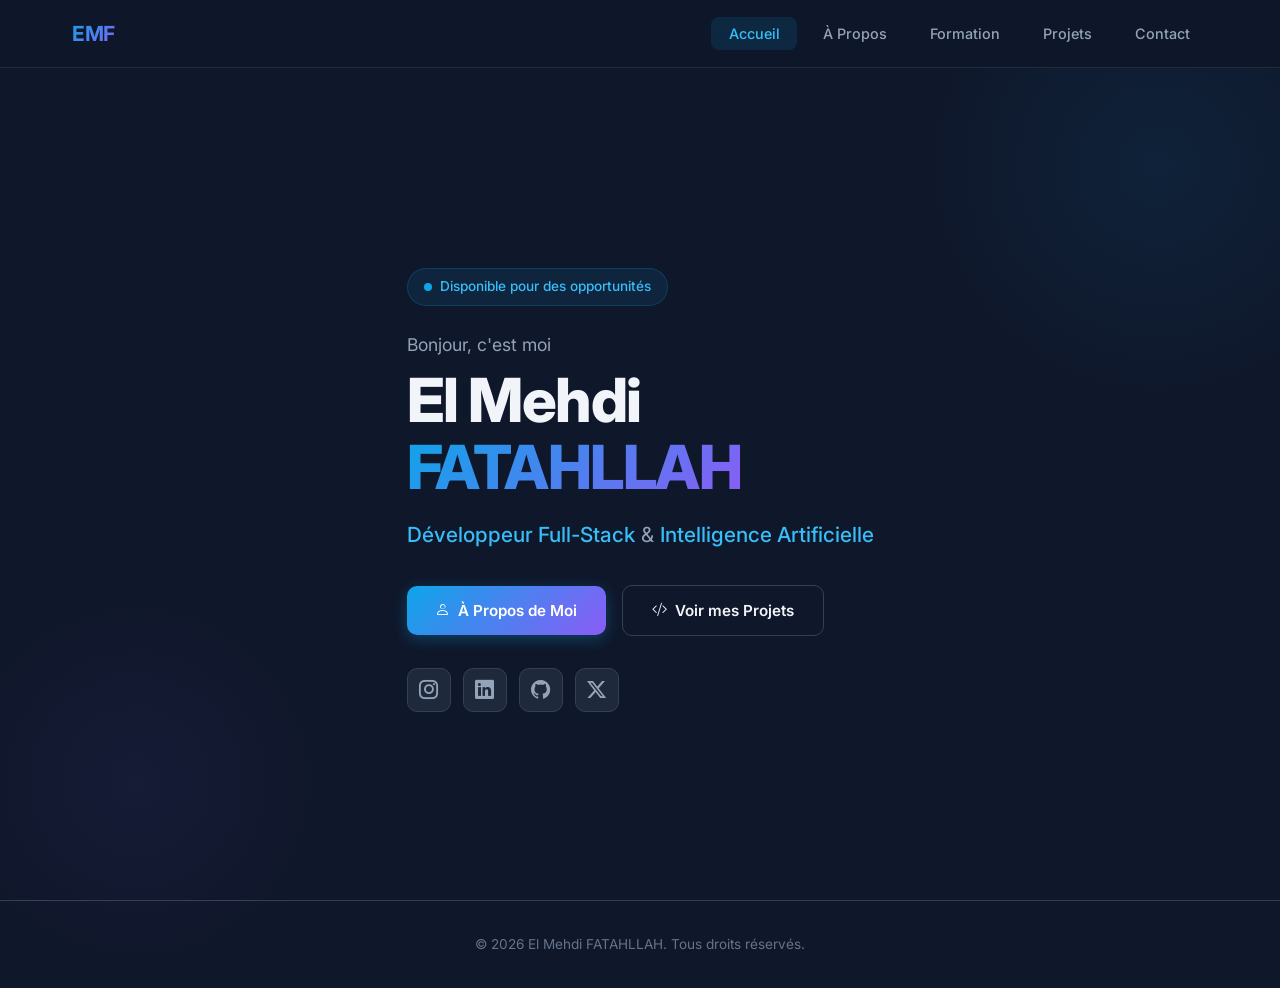
<file: index.html>
<!DOCTYPE html>
<html lang="fr">

<head>
    <meta charset="UTF-8">
    <meta name="viewport" content="width=device-width, initial-scale=1.0">
    <title>El Mehdi FATALLAH — Portfolio</title>
    <link href="https://fonts.googleapis.com/css2?family=Inter:wght@400;500;600;700;800&display=swap" rel="stylesheet">
    <link rel="stylesheet" href="https://cdn.jsdelivr.net/npm/bootstrap-icons@1.11.3/font/bootstrap-icons.css">
    <link rel="icon" type="image/png" href="favicon.png">
    <link rel="stylesheet" href="style.css">
</head>

<body>
    <!-- Navbar -->
    <nav class="navbar-custom">
        <div class="container" style="max-width:1200px;margin:0 auto;display:flex;align-items:center;justify-content:space-between;padding:0 2rem;">
            <a class="navbar-brand-custom" href="index.html">EMF<span style="opacity:0.5">.</span></a>
            <button class="nav-toggle" onclick="document.querySelector('.nav-links').classList.toggle('active')" aria-label="Menu">
                <i class="bi bi-list"></i>
            </button>
            <ul class="nav-links">
                <li><a href="index.html" class="active">Accueil</a></li>
                <li><a href="propos.html">À Propos</a></li>
                <li><a href="formation.html">Formation</a></li>
                <li><a href="projets.html">Projets</a></li>
                <li><a href="contact.html">Contact</a></li>
            </ul>
        </div>
    </nav>

    <!-- Hero -->
    <main class="main-content">
        <section class="hero">
            <div class="hero-content">
                <div class="hero-badge">Disponible pour des opportunités</div>
                <p class="hero-greeting">Bonjour, c'est moi</p>
                <h1 class="hero-name">
                    El Mehdi<br>
                    <span class="gradient-text">FATAHLLAH</span>
                </h1>
                <p class="hero-title">
                    <span>Développeur Full-Stack</span> & <span>Intelligence Artificielle</span>
                </p>

                <div class="hero-actions">
                    <a class="btn-primary-custom" href="propos.html">
                        <i class="bi bi-person"></i> À Propos de Moi
                    </a>
                    <a class="btn-outline-custom" href="projets.html">
                        <i class="bi bi-code-slash"></i> Voir mes Projets
                    </a>
                </div>

                <div class="social-links">
                    <a href="https://www.instagram.com/elmehdi__fathallah" target="_blank" class="social-link" title="Instagram">
                        <i class="bi bi-instagram"></i>
                    </a>
                    <a href="https://www.linkedin.com/in/el-mehdi-fatahllah-3b41842b9/" target="_blank" class="social-link" title="LinkedIn">
                        <i class="bi bi-linkedin"></i>
                    </a>
                    <a href="https://github.com/ElmehdiFATAHLLAH" target="_blank" class="social-link" title="GitHub">
                        <i class="bi bi-github"></i>
                    </a>
                    <a href="https://x.com/ElMehdiFTH" target="_blank" class="social-link" title="X (Twitter)">
                        <i class="bi bi-twitter-x"></i>
                    </a>
                </div>
            </div>
        </section>
    </main>

    <!-- Footer -->
    <footer class="footer-custom">
        <p>&copy; 2026 El Mehdi FATAHLLAH. Tous droits réservés.</p>
    </footer>
</body>

</html>
</file>
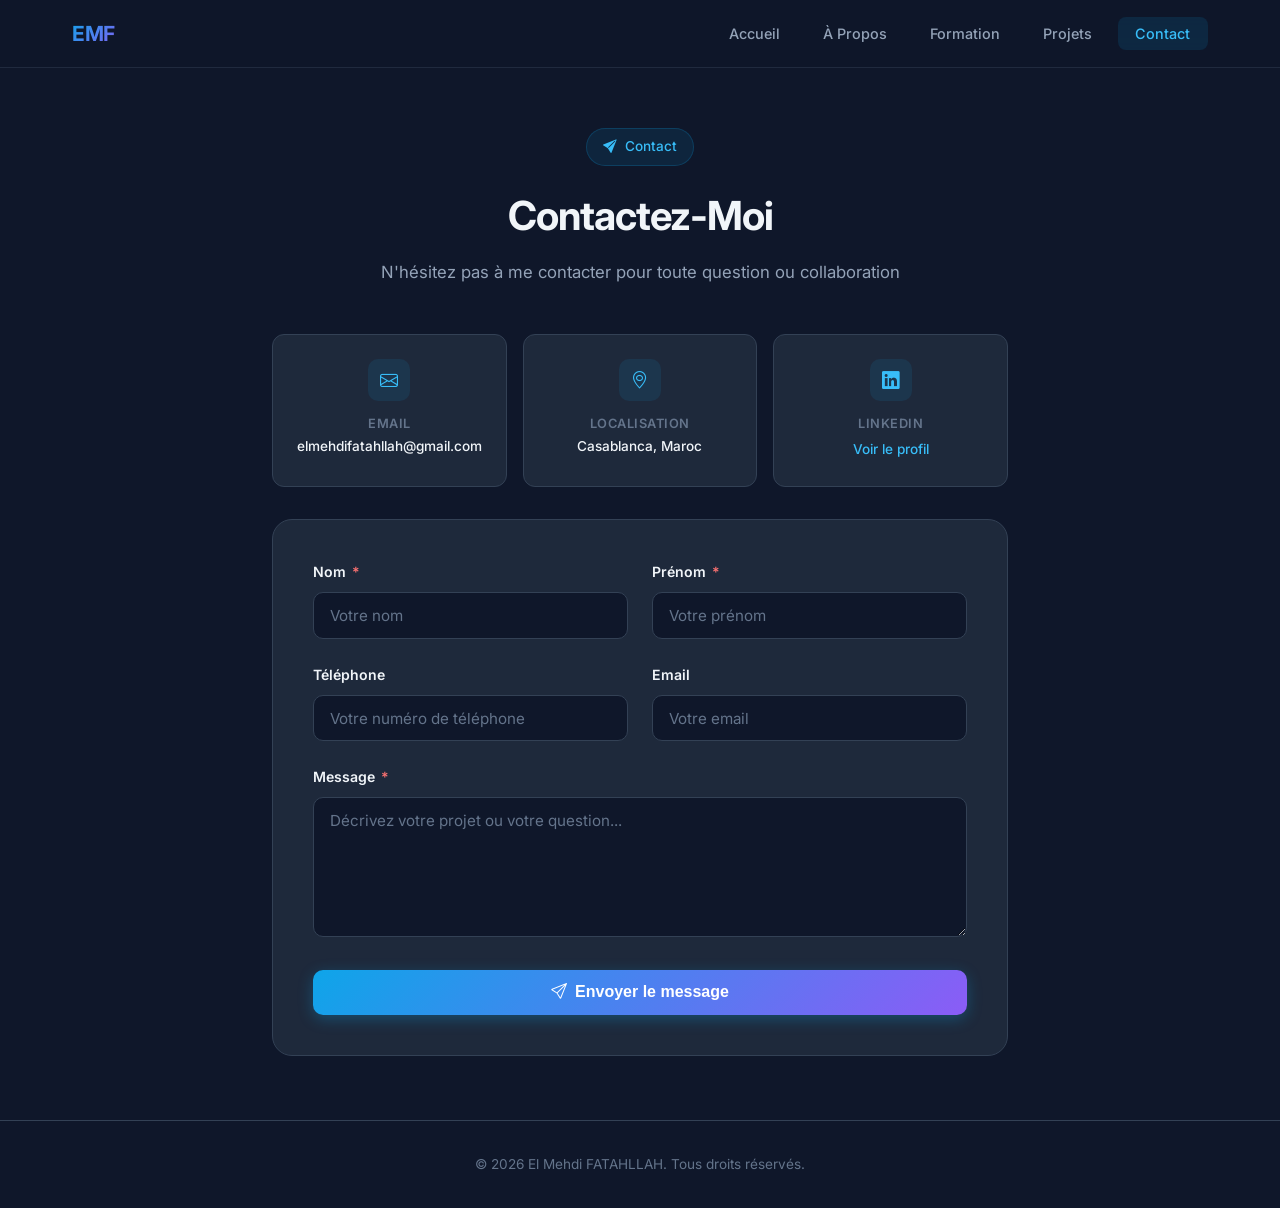
<file: contact.html>
<!DOCTYPE html>
<html lang="fr">

<head>
    <meta charset="UTF-8">
    <meta name="viewport" content="width=device-width, initial-scale=1.0">
    <title>Contact — El Mehdi FATAHLLAH</title>
    <link href="https://fonts.googleapis.com/css2?family=Inter:wght@400;500;600;700;800&display=swap" rel="stylesheet">
    <link rel="stylesheet" href="https://cdn.jsdelivr.net/npm/bootstrap-icons@1.11.3/font/bootstrap-icons.css">
    <link rel="icon" type="image/png" href="favicon.png">
    <link rel="stylesheet" href="style.css">
</head>

<body>
    <!-- Navbar -->
    <nav class="navbar-custom">
        <div class="container" style="max-width:1200px;margin:0 auto;display:flex;align-items:center;justify-content:space-between;padding:0 2rem;">
            <a class="navbar-brand-custom" href="index.html">EMF<span style="opacity:0.5">.</span></a>
            <button class="nav-toggle" onclick="document.querySelector('.nav-links').classList.toggle('active')" aria-label="Menu">
                <i class="bi bi-list"></i>
            </button>
            <ul class="nav-links">
                <li><a href="index.html">Accueil</a></li>
                <li><a href="propos.html">À Propos</a></li>
                <li><a href="formation.html">Formation</a></li>
                <li><a href="projets.html">Projets</a></li>
                <li><a href="contact.html" class="active">Contact</a></li>
            </ul>
        </div>
    </nav>

    <!-- Contact -->
    <main class="main-content">
        <section class="contact-section">
            <div class="section-header animate-in">
                <span class="section-tag"><i class="bi bi-send-fill"></i> Contact</span>
                <h1 class="section-title">Contactez-Moi</h1>
                <p class="section-subtitle">N'hésitez pas à me contacter pour toute question ou collaboration</p>
            </div>

            <!-- Contact Info Cards -->
            <div class="animate-in delay-1 contact-info-grid" style="display:grid;grid-template-columns:repeat(3,1fr);gap:1rem;margin-bottom:2rem;">
                <div class="card-custom" style="text-align:center;padding:1.5rem 1rem;">
                    <div class="info-icon" style="margin:0 auto 0.75rem;"><i class="bi bi-envelope"></i></div>
                    <div class="info-label">Email</div>
                    <div class="info-value" style="font-size:0.85rem;">elmehdifatahllah@gmail.com</div>
                </div>
                <div class="card-custom" style="text-align:center;padding:1.5rem 1rem;">
                    <div class="info-icon" style="margin:0 auto 0.75rem;"><i class="bi bi-geo-alt"></i></div>
                    <div class="info-label">Localisation</div>
                    <div class="info-value" style="font-size:0.85rem;">Casablanca, Maroc</div>
                </div>
                <div class="card-custom" style="text-align:center;padding:1.5rem 1rem;">
                    <div class="info-icon" style="margin:0 auto 0.75rem;"><i class="bi bi-linkedin"></i></div>
                    <div class="info-label">LinkedIn</div>
                    <a href="https://www.linkedin.com/in/el-mehdi-fatahllah-3b41842b9/" target="_blank" style="color:var(--primary-light);font-size:0.85rem;text-decoration:none;font-weight:500;">Voir le profil</a>
                </div>
            </div>

            <!-- Form -->
            <div class="form-card animate-in delay-2">
                <form action="https://formspree.io/f/xlderoee" method="POST">
                    <div class="form-row" style="display:grid;grid-template-columns:1fr 1fr;gap:1.5rem;">
                        <div class="form-group">
                            <label class="form-label-custom">Nom <span class="required">*</span></label>
                            <input type="text" name="nom" class="form-input" placeholder="Votre nom" required>
                        </div>
                        <div class="form-group">
                            <label class="form-label-custom">Prénom <span class="required">*</span></label>
                            <input type="text" name="prenom" class="form-input" placeholder="Votre prénom" required>
                        </div>
                    </div>

                    <div class="form-row" style="display:grid;grid-template-columns:1fr 1fr;gap:1.5rem;">
                        <div class="form-group">
                            <label class="form-label-custom">Téléphone</label>
                            <input type="tel" name="téléphone" class="form-input" placeholder="Votre numéro de téléphone">
                        </div>
                        <div class="form-group">
                            <label class="form-label-custom">Email</label>
                            <input type="email" name="email" class="form-input" placeholder="Votre email">
                        </div>
                    </div>

                    <div class="form-group">
                        <label class="form-label-custom">Message <span class="required">*</span></label>
                        <textarea name="description" rows="5" class="form-input" placeholder="Décrivez votre projet ou votre question..." required></textarea>
                    </div>

                    <button type="submit" class="btn-submit">
                        <i class="bi bi-send"></i> Envoyer le message
                    </button>
                </form>
            </div>
        </section>
    </main>

    <!-- Footer -->
    <footer class="footer-custom">
        <p>&copy; 2026 El Mehdi FATAHLLAH. Tous droits réservés.</p>
    </footer>
</body>

</html>
</file>
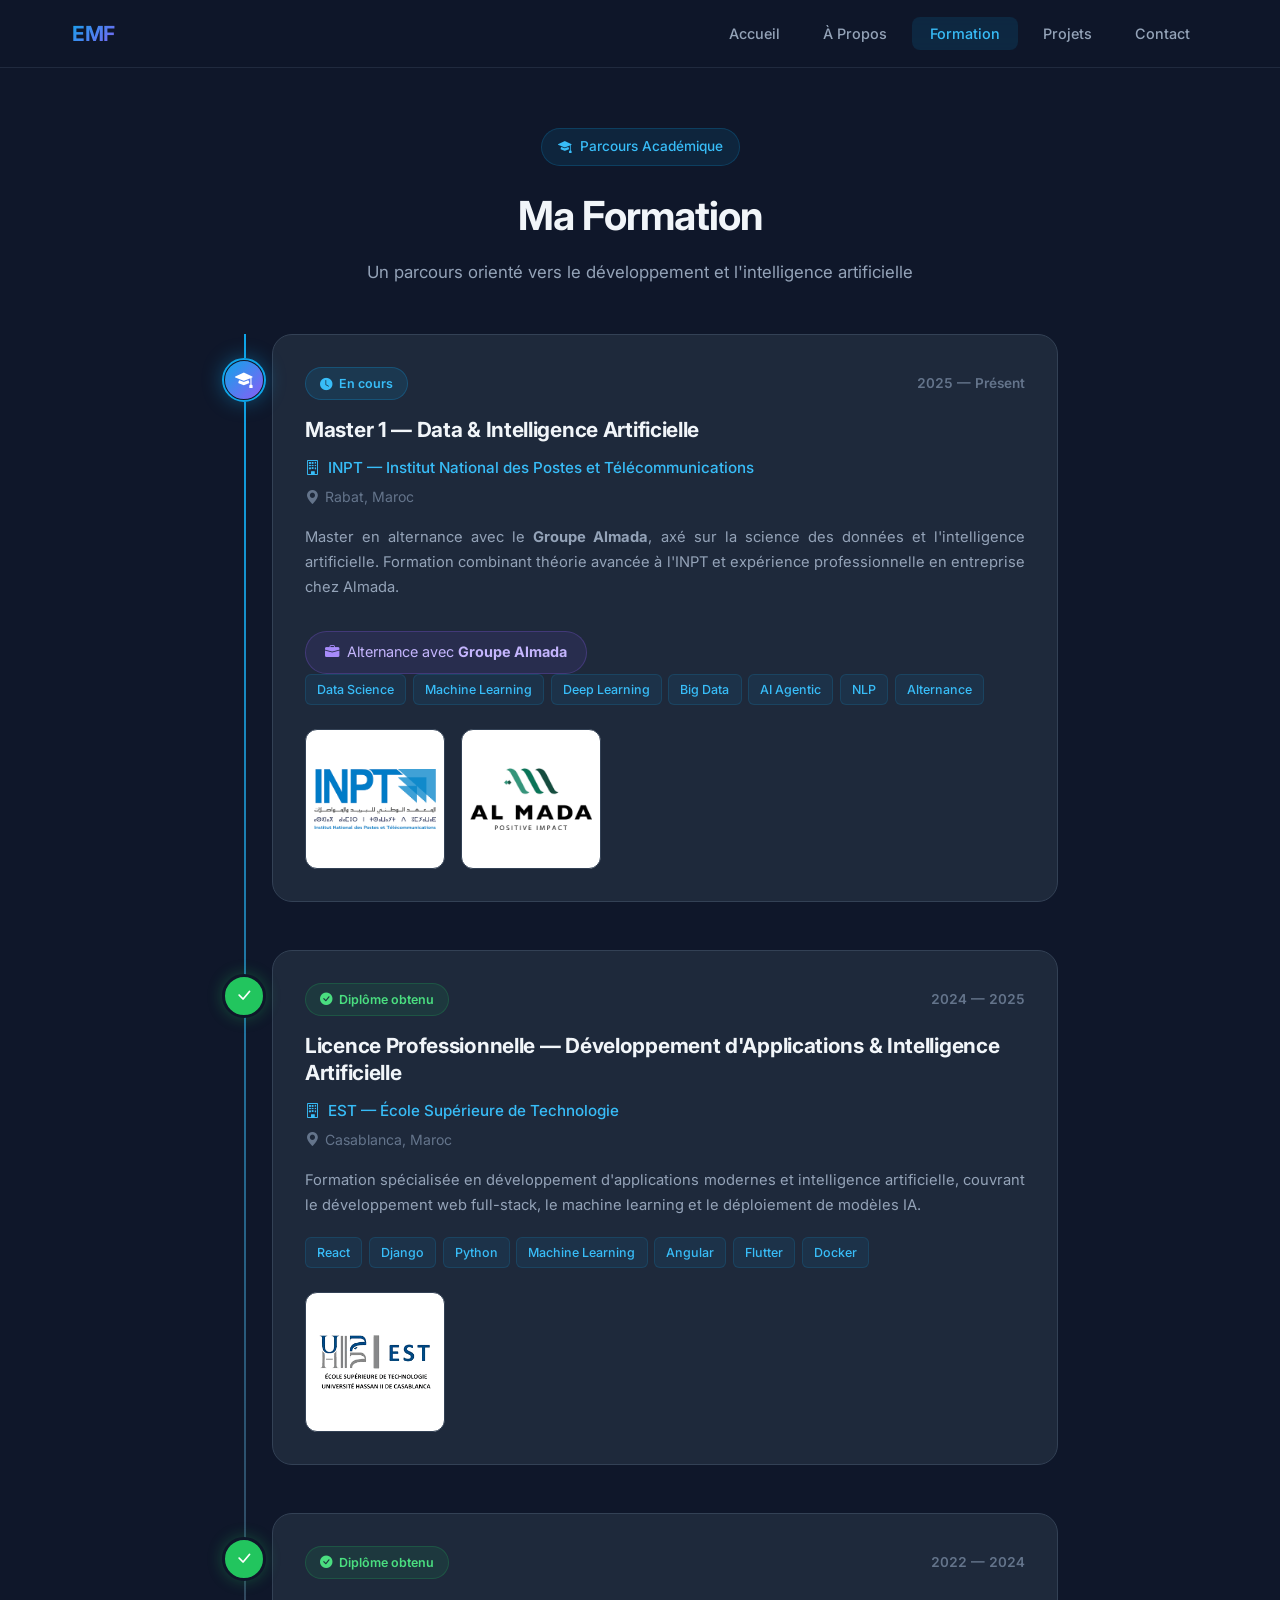
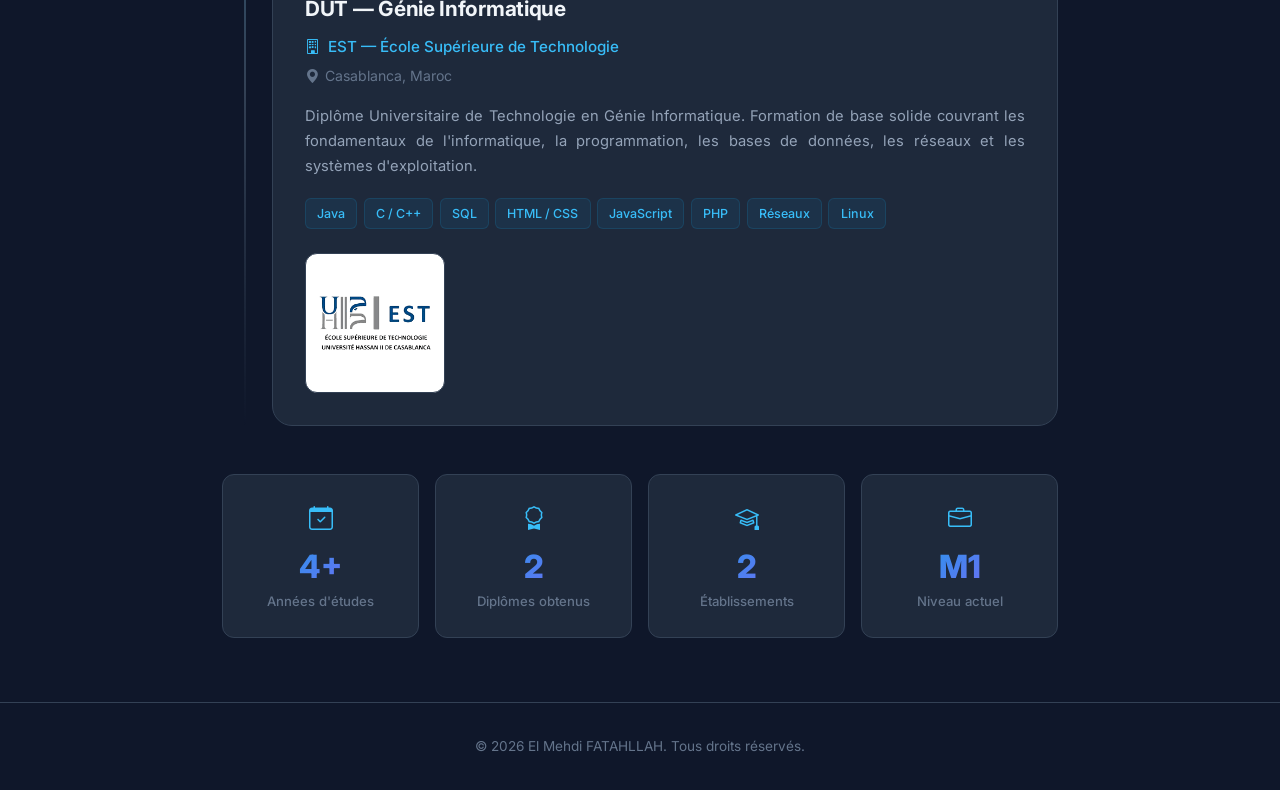
<file: formation.html>
<!DOCTYPE html>
<html lang="fr">

<head>
    <meta charset="UTF-8">
    <meta name="viewport" content="width=device-width, initial-scale=1.0">
    <title>Formation — El Mehdi FATAHLLAH</title>
    <link href="https://fonts.googleapis.com/css2?family=Inter:wght@400;500;600;700;800&display=swap" rel="stylesheet">
    <link rel="stylesheet" href="https://cdn.jsdelivr.net/npm/bootstrap-icons@1.11.3/font/bootstrap-icons.css">
    <link rel="icon" type="image/png" href="favicon.png">
    <link rel="stylesheet" href="style.css">
</head>

<body>
    <!-- Navbar -->
    <nav class="navbar-custom">
        <div class="container" style="max-width:1200px;margin:0 auto;display:flex;align-items:center;justify-content:space-between;padding:0 2rem;">
            <a class="navbar-brand-custom" href="index.html">EMF<span style="opacity:0.5">.</span></a>
            <button class="nav-toggle" onclick="document.querySelector('.nav-links').classList.toggle('active')" aria-label="Menu">
                <i class="bi bi-list"></i>
            </button>
            <ul class="nav-links">
                <li><a href="index.html">Accueil</a></li>
                <li><a href="propos.html">À Propos</a></li>
                <li><a href="formation.html" class="active">Formation</a></li>
                <li><a href="projets.html">Projets</a></li>
                <li><a href="contact.html">Contact</a></li>
            </ul>
        </div>
    </nav>

    <!-- Formation -->
    <main class="main-content">
        <section class="formation-section">
            <div class="section-header animate-in">
                <span class="section-tag"><i class="bi bi-mortarboard-fill"></i> Parcours Académique</span>
                <h1 class="section-title">Ma Formation</h1>
                <p class="section-subtitle">Un parcours orienté vers le développement et l'intelligence artificielle</p>
            </div>

            <!-- Timeline -->
            <div class="timeline">

                <!-- Formation 3 : Master (current) -->
                <div class="timeline-item animate-in delay-1">
                    <div class="timeline-marker current">
                        <div class="timeline-pulse"></div>
                        <i class="bi bi-mortarboard-fill"></i>
                    </div>
                    <div class="timeline-content">
                        <div class="timeline-card">
                            <div class="timeline-badge-row">
                                <span class="timeline-badge current-badge">
                                    <i class="bi bi-clock-fill"></i> En cours
                                </span>
                                <span class="timeline-date">2025 — Présent</span>
                            </div>
                            <h2 class="timeline-title">Master 1 — Data & Intelligence Artificielle</h2>
                            <p class="timeline-subtitle">
                                <i class="bi bi-building"></i> INPT — Institut National des Postes et Télécommunications
                            </p>
                            <p class="timeline-location">
                                <i class="bi bi-geo-alt-fill"></i> Rabat, Maroc
                            </p>
                            <div class="timeline-desc">
                                <p>Master en alternance avec le <strong>Groupe Almada</strong>, axé sur la science des données et l'intelligence artificielle. Formation combinant théorie avancée à l'INPT et expérience professionnelle en entreprise chez Almada.</p>
                            </div>
                            <div class="alternance-info">
                                <i class="bi bi-briefcase-fill"></i>
                                <span>Alternance avec <strong>Groupe Almada</strong></span>
                            </div>
                            <div class="timeline-tags">
                                <span class="tech-badge">Data Science</span>
                                <span class="tech-badge">Machine Learning</span>
                                <span class="tech-badge">Deep Learning</span>
                                <span class="tech-badge">Big Data</span>
                                <span class="tech-badge">AI Agentic</span>
                                <span class="tech-badge">NLP</span>
                                <span class="tech-badge">Alternance</span>
                            </div>
                            <div class="timeline-image">
                                <div class="school-logo-card">
                                    <img src="inpt.png" alt="INPT — Institut National des Postes et Télécommunications, Rabat" class="school-logo-img">
                                </div>
                                <div class="school-logo-card">
                                    <img src="almada.png" alt="Groupe Almada — Entreprise d'alternance" class="school-logo-img">
                                </div>
                            </div>
                        </div>
                    </div>
                </div>

                <!-- Formation 2 : Licence -->
                <div class="timeline-item animate-in delay-2">
                    <div class="timeline-marker completed">
                        <i class="bi bi-check-lg"></i>
                    </div>
                    <div class="timeline-content">
                        <div class="timeline-card">
                            <div class="timeline-badge-row">
                                <span class="timeline-badge completed-badge">
                                    <i class="bi bi-check-circle-fill"></i> Diplôme obtenu
                                </span>
                                <span class="timeline-date">2024 — 2025</span>
                            </div>
                            <h2 class="timeline-title">Licence Professionnelle — Développement d'Applications & Intelligence Artificielle</h2>
                            <p class="timeline-subtitle">
                                <i class="bi bi-building"></i> EST — École Supérieure de Technologie
                            </p>
                            <p class="timeline-location">
                                <i class="bi bi-geo-alt-fill"></i> Casablanca, Maroc
                            </p>
                            <div class="timeline-desc">
                                <p>Formation spécialisée en développement d'applications modernes et intelligence artificielle, couvrant le développement web full-stack, le machine learning et le déploiement de modèles IA.</p>
                            </div>
                            <div class="timeline-tags">
                                <span class="tech-badge">React</span>
                                <span class="tech-badge">Django</span>
                                <span class="tech-badge">Python</span>
                                <span class="tech-badge">Machine Learning</span>
                                <span class="tech-badge">Angular</span>
                                <span class="tech-badge">Flutter</span>
                                <span class="tech-badge">Docker</span>
                            </div>
                            <div class="timeline-image">
                                <div class="school-logo-card">
                                    <img src="estc.png" alt="EST — École Supérieure de Technologie, Casablanca" class="school-logo-img">
                                </div>
                            </div>
                        </div>
                    </div>
                </div>

                <!-- Formation 1 : DUT -->
                <div class="timeline-item animate-in delay-3">
                    <div class="timeline-marker completed">
                        <i class="bi bi-check-lg"></i>
                    </div>
                    <div class="timeline-content">
                        <div class="timeline-card">
                            <div class="timeline-badge-row">
                                <span class="timeline-badge completed-badge">
                                    <i class="bi bi-check-circle-fill"></i> Diplôme obtenu
                                </span>
                                <span class="timeline-date">2022 — 2024</span>
                            </div>
                            <h2 class="timeline-title">DUT — Génie Informatique</h2>
                            <p class="timeline-subtitle">
                                <i class="bi bi-building"></i> EST — École Supérieure de Technologie
                            </p>
                            <p class="timeline-location">
                                <i class="bi bi-geo-alt-fill"></i> Casablanca, Maroc
                            </p>
                            <div class="timeline-desc">
                                <p>Diplôme Universitaire de Technologie en Génie Informatique. Formation de base solide couvrant les fondamentaux de l'informatique, la programmation, les bases de données, les réseaux et les systèmes d'exploitation.</p>
                            </div>
                            <div class="timeline-tags">
                                <span class="tech-badge">Java</span>
                                <span class="tech-badge">C / C++</span>
                                <span class="tech-badge">SQL</span>
                                <span class="tech-badge">HTML / CSS</span>
                                <span class="tech-badge">JavaScript</span>
                                <span class="tech-badge">PHP</span>
                                <span class="tech-badge">Réseaux</span>
                                <span class="tech-badge">Linux</span>
                            </div>
                            <div class="timeline-image">
                                <div class="school-logo-card">
                                    <img src="estc.png" alt="EST — École Supérieure de Technologie, Casablanca" class="school-logo-img">
                                </div>
                            </div>
                        </div>
                    </div>
                </div>

            </div>

            <!-- Summary Stats -->
            <div class="formation-stats animate-in delay-4">
                <div class="stat-card">
                    <div class="stat-icon"><i class="bi bi-calendar-check"></i></div>
                    <div class="stat-number">4+</div>
                    <div class="stat-label">Années d'études</div>
                </div>
                <div class="stat-card">
                    <div class="stat-icon"><i class="bi bi-award"></i></div>
                    <div class="stat-number">2</div>
                    <div class="stat-label">Diplômes obtenus</div>
                </div>
                <div class="stat-card">
                    <div class="stat-icon"><i class="bi bi-mortarboard"></i></div>
                    <div class="stat-number">2</div>
                    <div class="stat-label">Établissements</div>
                </div>
                <div class="stat-card">
                    <div class="stat-icon"><i class="bi bi-briefcase"></i></div>
                    <div class="stat-number">M1</div>
                    <div class="stat-label">Niveau actuel</div>
                </div>
            </div>

        </section>
    </main>

    <!-- Footer -->
    <footer class="footer-custom">
        <p>&copy; 2026 El Mehdi FATAHLLAH. Tous droits réservés.</p>
    </footer>
</body>

</html>
</file>
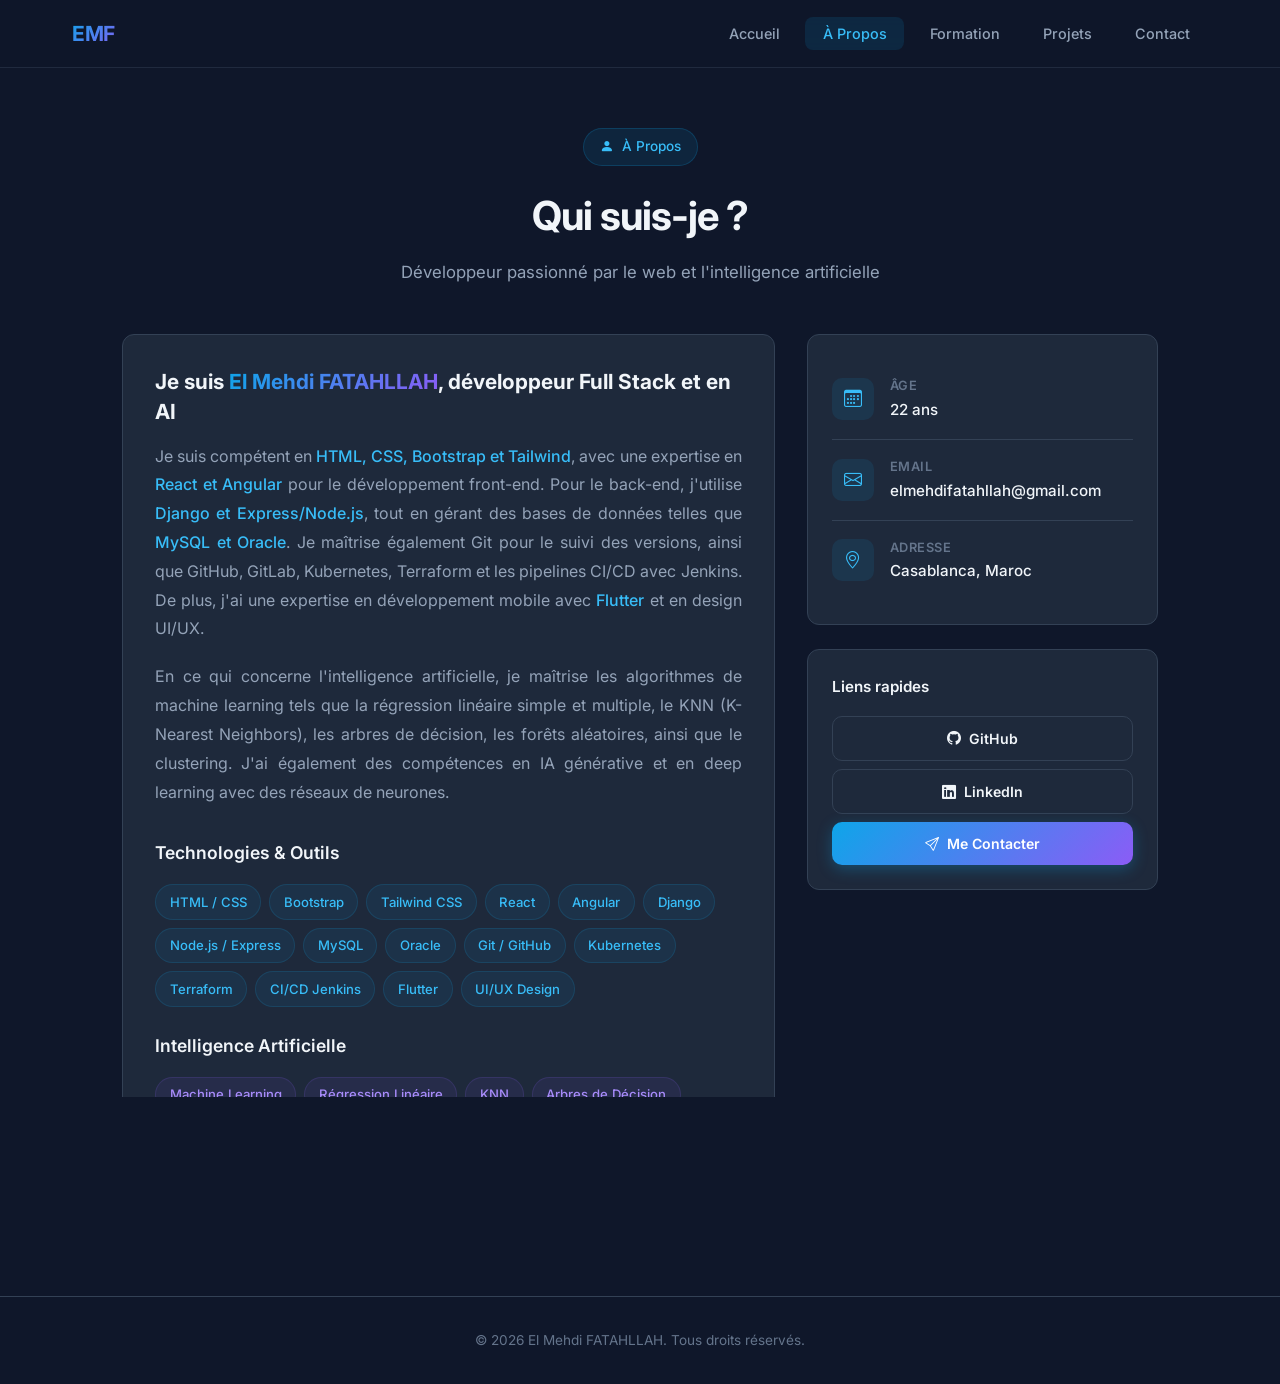
<file: propos.html>
<!DOCTYPE html>
<html lang="fr">

<head>
    <meta charset="UTF-8">
    <meta name="viewport" content="width=device-width, initial-scale=1.0">
    <title>À Propos — El Mehdi FATAHLLAH</title>
    <link href="https://fonts.googleapis.com/css2?family=Inter:wght@400;500;600;700;800&display=swap" rel="stylesheet">
    <link rel="stylesheet" href="https://cdn.jsdelivr.net/npm/bootstrap-icons@1.11.3/font/bootstrap-icons.css">
    <link rel="icon" type="image/png" href="favicon.png">
    <link rel="stylesheet" href="style.css">
</head>

<body>
    <!-- Navbar -->
    <nav class="navbar-custom">
        <div class="container" style="max-width:1200px;margin:0 auto;display:flex;align-items:center;justify-content:space-between;padding:0 2rem;">
            <a class="navbar-brand-custom" href="index.html">EMF<span style="opacity:0.5">.</span></a>
            <button class="nav-toggle" onclick="document.querySelector('.nav-links').classList.toggle('active')" aria-label="Menu">
                <i class="bi bi-list"></i>
            </button>
            <ul class="nav-links">
                <li><a href="index.html">Accueil</a></li>
                <li><a href="propos.html" class="active">À Propos</a></li>
                <li><a href="formation.html">Formation</a></li>
                <li><a href="projets.html">Projets</a></li>
                <li><a href="contact.html">Contact</a></li>
            </ul>
        </div>
    </nav>

    <!-- About -->
    <main class="main-content">
        <section class="about-section">
            <div class="section-header animate-in">
                <span class="section-tag"><i class="bi bi-person-fill"></i> À Propos</span>
                <h1 class="section-title">Qui suis-je ?</h1>
                <p class="section-subtitle">Développeur passionné par le web et l'intelligence artificielle</p>
            </div>

            <div class="about-grid">
                <!-- Left: Description -->
                <div class="animate-in delay-1">
                    <div class="card-custom">
                        <h3 style="font-size:1.3rem;font-weight:700;margin-bottom:1rem;line-height:1.4;">
                            Je suis <span style="background:var(--gradient-1);-webkit-background-clip:text;-webkit-text-fill-color:transparent;background-clip:text;">El Mehdi FATAHLLAH</span>, développeur Full Stack et en AI
                        </h3>
                        <div class="about-text">
                            <p>
                                Je suis compétent en <span class="highlight">HTML, CSS, Bootstrap et Tailwind</span>, avec une expertise en 
                                <span class="highlight">React et Angular</span> pour le développement front-end. Pour le back-end, j'utilise 
                                <span class="highlight">Django et Express/Node.js</span>, tout en gérant des bases de données telles que 
                                <span class="highlight">MySQL et Oracle</span>. Je maîtrise également Git pour le suivi des versions, ainsi que 
                                GitHub, GitLab, Kubernetes, Terraform et les pipelines CI/CD avec Jenkins. De plus, j'ai une expertise en 
                                développement mobile avec <span class="highlight">Flutter</span> et en design UI/UX.
                            </p>
                            <p>
                                En ce qui concerne l'intelligence artificielle, je maîtrise les algorithmes de machine learning tels que la 
                                régression linéaire simple et multiple, le KNN (K-Nearest Neighbors), les arbres de décision, les forêts 
                                aléatoires, ainsi que le clustering. J'ai également des compétences en IA générative et en deep learning 
                                avec des réseaux de neurones.
                            </p>
                        </div>

                        <!-- Skills -->
                        <div class="skills-section">
                            <p class="skills-title">Technologies & Outils</p>
                            <div class="skills-grid">
                                <span class="skill-tag">HTML / CSS</span>
                                <span class="skill-tag">Bootstrap</span>
                                <span class="skill-tag">Tailwind CSS</span>
                                <span class="skill-tag">React</span>
                                <span class="skill-tag">Angular</span>
                                <span class="skill-tag">Django</span>
                                <span class="skill-tag">Node.js / Express</span>
                                <span class="skill-tag">MySQL</span>
                                <span class="skill-tag">Oracle</span>
                                <span class="skill-tag">Git / GitHub</span>
                                <span class="skill-tag">Kubernetes</span>
                                <span class="skill-tag">Terraform</span>
                                <span class="skill-tag">CI/CD Jenkins</span>
                                <span class="skill-tag">Flutter</span>
                                <span class="skill-tag">UI/UX Design</span>
                            </div>
                        </div>

                        <div class="skills-section" style="margin-top:1.5rem;">
                            <p class="skills-title">Intelligence Artificielle</p>
                            <div class="skills-grid">
                                <span class="skill-tag ai">Machine Learning</span>
                                <span class="skill-tag ai">Régression Linéaire</span>
                                <span class="skill-tag ai">KNN</span>
                                <span class="skill-tag ai">Arbres de Décision</span>
                                <span class="skill-tag ai">Random Forest</span>
                                <span class="skill-tag ai">Clustering</span>
                                <span class="skill-tag ai">Deep Learning</span>
                                <span class="skill-tag ai">IA Générative</span>
                                <span class="skill-tag ai">AI Agentic</span>
                                <span class="skill-tag ai">Agents AI</span>
                            </div>
                        </div>
                    </div>
                </div>

                <!-- Right: Info -->
                <div class="animate-in delay-2">
                    <div class="info-card">
                        <div class="info-item">
                            <div class="info-icon"><i class="bi bi-calendar3"></i></div>
                            <div>
                                <div class="info-label">Âge</div>
                                <div class="info-value">22 ans</div>
                            </div>
                        </div>
                        <div class="info-item">
                            <div class="info-icon"><i class="bi bi-envelope"></i></div>
                            <div>
                                <div class="info-label">Email</div>
                                <div class="info-value">elmehdifatahllah@gmail.com</div>
                            </div>
                        </div>
                        <div class="info-item">
                            <div class="info-icon"><i class="bi bi-geo-alt"></i></div>
                            <div>
                                <div class="info-label">Adresse</div>
                                <div class="info-value">Casablanca, Maroc</div>
                            </div>
                        </div>
                    </div>

                    <!-- Quick Links -->
                    <div class="info-card" style="margin-top:1.5rem;">
                        <p style="font-weight:600;margin-bottom:1rem;font-size:0.95rem;">Liens rapides</p>
                        <div style="display:flex;flex-direction:column;gap:0.5rem;">
                            <a href="https://github.com/ElmehdiFATAHLLAH" target="_blank" class="btn-outline-custom" style="width:100%;justify-content:center;padding:0.6rem 1rem;font-size:0.88rem;">
                                <i class="bi bi-github"></i> GitHub
                            </a>
                            <a href="https://www.linkedin.com/in/el-mehdi-fatahllah-3b41842b9/" target="_blank" class="btn-outline-custom" style="width:100%;justify-content:center;padding:0.6rem 1rem;font-size:0.88rem;">
                                <i class="bi bi-linkedin"></i> LinkedIn
                            </a>
                            <a href="contact.html" class="btn-primary-custom" style="width:100%;justify-content:center;padding:0.6rem 1rem;font-size:0.88rem;">
                                <i class="bi bi-send"></i> Me Contacter
                            </a>
                        </div>
                    </div>
                </div>
            </div>
        </section>
    </main>

    <!-- Footer -->
    <footer class="footer-custom">
        <p>&copy; 2026 El Mehdi FATAHLLAH. Tous droits réservés.</p>
    </footer>
</body>

</html>
</file>
<file: style.css>
/* ===== VARIABLES & BASE ===== */
:root {
    --primary: #0ea5e9;
    --primary-light: #38bdf8;
    --primary-dark: #0284c7;
    --bg-dark: #0f172a;
    --bg-card: #1e293b;
    --bg-card-hover: #334155;
    --text-primary: #f1f5f9;
    --text-secondary: #94a3b8;
    --text-muted: #64748b;
    --border: #334155;
    --gradient-1: linear-gradient(135deg, #0ea5e9, #8b5cf6);
    --gradient-2: linear-gradient(135deg, #0f172a, #1e293b);
    --shadow: 0 4px 6px -1px rgba(0, 0, 0, 0.3), 0 2px 4px -2px rgba(0, 0, 0, 0.3);
    --shadow-lg: 0 10px 25px -3px rgba(0, 0, 0, 0.4), 0 4px 6px -4px rgba(0, 0, 0, 0.3);
    --shadow-glow: 0 0 30px rgba(14, 165, 233, 0.15);
    --radius: 12px;
    --radius-lg: 20px;
    --transition: all 0.3s cubic-bezier(0.4, 0, 0.2, 1);
}

/* ===== RESET & BASE ===== */
*, *::before, *::after {
    margin: 0;
    padding: 0;
    box-sizing: border-box;
}

html {
    scroll-behavior: smooth;
}

body {
    font-family: 'Inter', -apple-system, BlinkMacSystemFont, 'Segoe UI', sans-serif;
    background-color: var(--bg-dark);
    color: var(--text-primary);
    line-height: 1.7;
    overflow-x: hidden;
    min-height: 100vh;
    display: flex;
    flex-direction: column;
}

/* ===== SCROLLBAR ===== */
::-webkit-scrollbar {
    width: 8px;
}
::-webkit-scrollbar-track {
    background: var(--bg-dark);
}
::-webkit-scrollbar-thumb {
    background: var(--border);
    border-radius: 4px;
}
::-webkit-scrollbar-thumb:hover {
    background: var(--text-muted);
}

/* ===== NAVBAR ===== */
.navbar-custom {
    background: rgba(15, 23, 42, 0.85);
    backdrop-filter: blur(20px);
    -webkit-backdrop-filter: blur(20px);
    border-bottom: 1px solid rgba(51, 65, 85, 0.5);
    padding: 1rem 0;
    position: fixed;
    top: 0;
    left: 0;
    right: 0;
    z-index: 1000;
    transition: var(--transition);
}

.navbar-custom .container {
    max-width: 1200px;
}

.navbar-brand-custom {
    font-size: 1.3rem;
    font-weight: 700;
    background: var(--gradient-1);
    -webkit-background-clip: text;
    -webkit-text-fill-color: transparent;
    background-clip: text;
    letter-spacing: -0.5px;
    text-decoration: none;
    transition: var(--transition);
}

.navbar-brand-custom:hover {
    opacity: 0.8;
}

.nav-links {
    display: flex;
    align-items: center;
    gap: 0.5rem;
    list-style: none;
    margin: 0;
    padding: 0;
}

.nav-links a {
    color: var(--text-secondary);
    text-decoration: none;
    padding: 0.5rem 1.1rem;
    border-radius: 8px;
    font-size: 0.9rem;
    font-weight: 500;
    transition: var(--transition);
    position: relative;
}

.nav-links a:hover {
    color: var(--text-primary);
    background: rgba(14, 165, 233, 0.1);
}

.nav-links a.active {
    color: var(--primary-light);
    background: rgba(14, 165, 233, 0.12);
}

/* Mobile nav toggle */
.nav-toggle {
    display: none;
    background: none;
    border: 1px solid var(--border);
    color: var(--text-primary);
    font-size: 1.5rem;
    padding: 0.4rem 0.7rem;
    border-radius: 8px;
    cursor: pointer;
    transition: var(--transition);
}

.nav-toggle:hover {
    background: var(--bg-card);
}

/* ===== MAIN CONTENT ===== */
.main-content {
    flex: 1;
    padding-top: 80px;
}

/* ===== HERO SECTION ===== */
.hero {
    min-height: calc(100vh - 80px);
    display: flex;
    align-items: center;
    justify-content: center;
    padding: 2rem;
    position: relative;
}

.hero::before {
    content: '';
    position: absolute;
    top: -20%;
    right: -10%;
    width: 500px;
    height: 500px;
    background: radial-gradient(circle, rgba(14, 165, 233, 0.08) 0%, transparent 70%);
    border-radius: 50%;
    pointer-events: none;
}

.hero::after {
    content: '';
    position: absolute;
    bottom: -10%;
    left: -5%;
    width: 400px;
    height: 400px;
    background: radial-gradient(circle, rgba(139, 92, 246, 0.06) 0%, transparent 70%);
    border-radius: 50%;
    pointer-events: none;
}

.hero-content {
    max-width: 700px;
    position: relative;
    z-index: 1;
}

.hero-badge {
    display: inline-flex;
    align-items: center;
    gap: 0.5rem;
    background: rgba(14, 165, 233, 0.1);
    border: 1px solid rgba(14, 165, 233, 0.2);
    color: var(--primary-light);
    padding: 0.4rem 1rem;
    border-radius: 100px;
    font-size: 0.85rem;
    font-weight: 500;
    margin-bottom: 1.5rem;
    animation: fadeInUp 0.6s ease-out;
}

.hero-badge::before {
    content: '';
    width: 8px;
    height: 8px;
    background: var(--primary);
    border-radius: 50%;
    animation: pulse-dot 2s infinite;
}

@keyframes pulse-dot {
    0%, 100% { opacity: 1; }
    50% { opacity: 0.4; }
}

.hero-greeting {
    font-size: 1.1rem;
    color: var(--text-secondary);
    margin-bottom: 0.5rem;
    font-weight: 400;
    animation: fadeInUp 0.6s ease-out 0.1s both;
}

.hero-name {
    font-size: clamp(2.5rem, 5vw, 3.8rem);
    font-weight: 800;
    line-height: 1.1;
    margin-bottom: 1rem;
    letter-spacing: -1.5px;
    animation: fadeInUp 0.6s ease-out 0.2s both;
}

.hero-name .gradient-text {
    background: var(--gradient-1);
    -webkit-background-clip: text;
    -webkit-text-fill-color: transparent;
    background-clip: text;
}

.hero-title {
    font-size: clamp(1rem, 2.5vw, 1.3rem);
    color: var(--text-secondary);
    margin-bottom: 2rem;
    font-weight: 400;
    animation: fadeInUp 0.6s ease-out 0.3s both;
}

.hero-title span {
    color: var(--primary-light);
    font-weight: 500;
}

.hero-actions {
    display: flex;
    align-items: center;
    gap: 1rem;
    flex-wrap: wrap;
    animation: fadeInUp 0.6s ease-out 0.4s both;
}

.social-links {
    display: flex;
    gap: 0.75rem;
    animation: fadeInUp 0.6s ease-out 0.5s both;
    margin-top: 2rem;
}

.social-link {
    display: flex;
    align-items: center;
    justify-content: center;
    width: 44px;
    height: 44px;
    border-radius: 10px;
    background: var(--bg-card);
    border: 1px solid var(--border);
    color: var(--text-secondary);
    font-size: 1.2rem;
    text-decoration: none;
    transition: var(--transition);
}

.social-link:hover {
    background: rgba(14, 165, 233, 0.1);
    border-color: var(--primary);
    color: var(--primary-light);
    transform: translateY(-2px);
    box-shadow: 0 4px 12px rgba(14, 165, 233, 0.2);
}

/* ===== BUTTONS ===== */
.btn-primary-custom {
    display: inline-flex;
    align-items: center;
    gap: 0.5rem;
    background: var(--gradient-1);
    color: white;
    padding: 0.75rem 1.8rem;
    border-radius: 10px;
    font-size: 0.95rem;
    font-weight: 600;
    text-decoration: none;
    border: none;
    cursor: pointer;
    transition: var(--transition);
    box-shadow: 0 4px 15px rgba(14, 165, 233, 0.3);
}

.btn-primary-custom:hover {
    transform: translateY(-2px);
    box-shadow: 0 8px 25px rgba(14, 165, 233, 0.4);
    color: white;
}

.btn-outline-custom {
    display: inline-flex;
    align-items: center;
    gap: 0.5rem;
    background: transparent;
    color: var(--text-primary);
    padding: 0.75rem 1.8rem;
    border-radius: 10px;
    font-size: 0.95rem;
    font-weight: 600;
    text-decoration: none;
    border: 1px solid var(--border);
    cursor: pointer;
    transition: var(--transition);
}

.btn-outline-custom:hover {
    border-color: var(--primary);
    background: rgba(14, 165, 233, 0.05);
    color: var(--primary-light);
    transform: translateY(-2px);
}

/* ===== CARDS ===== */
.card-custom {
    background: var(--bg-card);
    border: 1px solid var(--border);
    border-radius: var(--radius);
    padding: 2rem;
    transition: var(--transition);
}

.card-custom:hover {
    border-color: rgba(14, 165, 233, 0.3);
    box-shadow: var(--shadow-glow);
    transform: translateY(-4px);
}

/* ===== ABOUT PAGE ===== */
.about-section {
    max-width: 1100px;
    margin: 0 auto;
    padding: 3rem 2rem 4rem;
}

.section-header {
    text-align: center;
    margin-bottom: 3rem;
}

.section-tag {
    display: inline-flex;
    align-items: center;
    gap: 0.5rem;
    background: rgba(14, 165, 233, 0.1);
    border: 1px solid rgba(14, 165, 233, 0.2);
    color: var(--primary-light);
    padding: 0.4rem 1rem;
    border-radius: 100px;
    font-size: 0.85rem;
    font-weight: 500;
    margin-bottom: 1rem;
}

.section-title {
    font-size: clamp(1.8rem, 4vw, 2.5rem);
    font-weight: 700;
    letter-spacing: -1px;
    margin-bottom: 0.5rem;
}

.section-subtitle {
    color: var(--text-secondary);
    font-size: 1.05rem;
}

.about-grid {
    display: grid;
    grid-template-columns: 1.3fr 0.7fr;
    gap: 2rem;
    align-items: start;
}

.about-text p {
    color: var(--text-secondary);
    margin-bottom: 1.2rem;
    text-align: justify;
    line-height: 1.8;
}

.about-text .highlight {
    color: var(--primary-light);
    font-weight: 500;
}

.info-card {
    background: var(--bg-card);
    border: 1px solid var(--border);
    border-radius: var(--radius);
    padding: 1.5rem;
}

.info-item {
    display: flex;
    align-items: center;
    gap: 1rem;
    padding: 1rem 0;
    border-bottom: 1px solid var(--border);
}

.info-item:last-child {
    border-bottom: none;
}

.info-icon {
    display: flex;
    align-items: center;
    justify-content: center;
    width: 42px;
    height: 42px;
    border-radius: 10px;
    background: rgba(14, 165, 233, 0.1);
    color: var(--primary-light);
    font-size: 1.1rem;
    flex-shrink: 0;
}

.info-label {
    font-size: 0.8rem;
    color: var(--text-muted);
    text-transform: uppercase;
    letter-spacing: 0.5px;
    font-weight: 600;
}

.info-value {
    font-size: 0.95rem;
    color: var(--text-primary);
    font-weight: 500;
}

/* Skills */
.skills-section {
    margin-top: 2rem;
}

.skills-title {
    font-size: 1.1rem;
    font-weight: 600;
    margin-bottom: 1rem;
    color: var(--text-primary);
}

.skills-grid {
    display: flex;
    flex-wrap: wrap;
    gap: 0.5rem;
}

.skill-tag {
    display: inline-flex;
    align-items: center;
    gap: 0.4rem;
    background: rgba(14, 165, 233, 0.08);
    border: 1px solid rgba(14, 165, 233, 0.15);
    color: var(--primary-light);
    padding: 0.35rem 0.85rem;
    border-radius: 100px;
    font-size: 0.82rem;
    font-weight: 500;
    transition: var(--transition);
}

.skill-tag:hover {
    background: rgba(14, 165, 233, 0.15);
    border-color: rgba(14, 165, 233, 0.3);
    transform: translateY(-1px);
}

.skill-tag.ai {
    background: rgba(139, 92, 246, 0.08);
    border-color: rgba(139, 92, 246, 0.15);
    color: #a78bfa;
}

.skill-tag.ai:hover {
    background: rgba(139, 92, 246, 0.15);
    border-color: rgba(139, 92, 246, 0.3);
}

/* ===== PROJECTS PAGE ===== */
.projects-section {
    max-width: 1200px;
    margin: 0 auto;
    padding: 3rem 2rem 4rem;
}

.project-card {
    background: var(--bg-card);
    border: 1px solid var(--border);
    border-radius: var(--radius-lg);
    overflow: hidden;
    margin-bottom: 3rem;
    transition: var(--transition);
}

.project-card:hover {
    border-color: rgba(14, 165, 233, 0.3);
    box-shadow: var(--shadow-glow);
}

.project-inner {
    display: grid;
    grid-template-columns: 1fr 1.4fr;
    gap: 0;
}

.project-info {
    padding: 2.5rem;
    display: flex;
    flex-direction: column;
    justify-content: center;
}

.project-tag {
    display: inline-flex;
    align-items: center;
    gap: 0.4rem;
    font-size: 0.78rem;
    font-weight: 600;
    text-transform: uppercase;
    letter-spacing: 1px;
    color: var(--primary-light);
    margin-bottom: 0.75rem;
}

.project-name {
    font-size: 1.5rem;
    font-weight: 700;
    margin-bottom: 1rem;
    letter-spacing: -0.5px;
    line-height: 1.3;
}

.project-desc {
    color: var(--text-secondary);
    font-size: 0.92rem;
    line-height: 1.7;
    margin-bottom: 1.2rem;
    text-align: justify;
}

.project-tech {
    display: flex;
    flex-wrap: wrap;
    gap: 0.4rem;
    margin-bottom: 1.5rem;
}

.tech-badge {
    background: rgba(14, 165, 233, 0.08);
    border: 1px solid rgba(14, 165, 233, 0.15);
    color: var(--primary-light);
    padding: 0.25rem 0.7rem;
    border-radius: 6px;
    font-size: 0.78rem;
    font-weight: 500;
}

.project-carousel {
    position: relative;
    background: var(--bg-dark);
    display: flex;
    align-items: center;
    justify-content: center;
    overflow: hidden;
}

.project-carousel .carousel {
    width: 100%;
}

.project-carousel .carousel-inner {
    border-radius: 0;
}

.project-carousel .carousel-item {
    text-align: center;
    background: var(--bg-dark);
}

.project-carousel img {
    object-fit: contain;
    width: 100%;
    max-height: 450px;
    padding: 0.5rem;
}

.project-carousel .carousel-indicators {
    bottom: 10px;
}

.project-carousel .carousel-indicators [data-bs-target] {
    width: 8px;
    height: 8px;
    border-radius: 50%;
    background-color: rgba(255, 255, 255, 0.4);
    border: none;
    margin: 0 3px;
}

.project-carousel .carousel-indicators .active {
    background-color: var(--primary-light);
    width: 24px;
    border-radius: 4px;
}

.project-carousel .carousel-control-prev,
.project-carousel .carousel-control-next {
    width: 40px;
    height: 40px;
    top: 50%;
    transform: translateY(-50%);
    bottom: unset;
    background: rgba(15, 23, 42, 0.7);
    border-radius: 10px;
    border: 1px solid var(--border);
    opacity: 0;
    transition: var(--transition);
    margin: 0 0.5rem;
}

.project-card:hover .carousel-control-prev,
.project-card:hover .carousel-control-next {
    opacity: 1;
}

/* ===== CONTACT PAGE ===== */
.contact-section {
    max-width: 800px;
    margin: 0 auto;
    padding: 3rem 2rem 4rem;
}

.contact-grid {
    display: grid;
    grid-template-columns: 1fr;
    gap: 2rem;
}

.form-card {
    background: var(--bg-card);
    border: 1px solid var(--border);
    border-radius: var(--radius-lg);
    padding: 2.5rem;
}

.form-group {
    margin-bottom: 1.5rem;
}

.form-label-custom {
    display: block;
    font-size: 0.88rem;
    font-weight: 600;
    color: var(--text-primary);
    margin-bottom: 0.5rem;
}

.form-label-custom .required {
    color: #f87171;
    margin-left: 2px;
}

.form-input {
    width: 100%;
    padding: 0.8rem 1rem;
    background: var(--bg-dark);
    border: 1px solid var(--border);
    border-radius: 10px;
    color: var(--text-primary);
    font-size: 0.95rem;
    font-family: inherit;
    transition: var(--transition);
    outline: none;
}

.form-input:focus {
    border-color: var(--primary);
    box-shadow: 0 0 0 3px rgba(14, 165, 233, 0.1);
}

.form-input::placeholder {
    color: var(--text-muted);
}

textarea.form-input {
    resize: vertical;
    min-height: 140px;
}

.btn-submit {
    display: inline-flex;
    align-items: center;
    gap: 0.5rem;
    background: var(--gradient-1);
    color: white;
    padding: 0.85rem 2.5rem;
    border-radius: 10px;
    font-size: 1rem;
    font-weight: 600;
    text-decoration: none;
    border: none;
    cursor: pointer;
    transition: var(--transition);
    box-shadow: 0 4px 15px rgba(14, 165, 233, 0.3);
    width: 100%;
    justify-content: center;
}

.btn-submit:hover {
    transform: translateY(-2px);
    box-shadow: 0 8px 25px rgba(14, 165, 233, 0.4);
}

/* ===== FOOTER ===== */
.footer-custom {
    text-align: center;
    padding: 2rem;
    color: var(--text-muted);
    font-size: 0.85rem;
    border-top: 1px solid var(--border);
    margin-top: auto;
}

.footer-custom a {
    color: var(--primary-light);
    text-decoration: none;
}

/* ===== ANIMATIONS ===== */
@keyframes fadeInUp {
    from {
        opacity: 0;
        transform: translateY(20px);
    }
    to {
        opacity: 1;
        transform: translateY(0);
    }
}

@keyframes fadeIn {
    from { opacity: 0; }
    to { opacity: 1; }
}

.animate-in {
    animation: fadeInUp 0.6s ease-out both;
}

.delay-1 { animation-delay: 0.1s; }
.delay-2 { animation-delay: 0.2s; }
.delay-3 { animation-delay: 0.3s; }
.delay-4 { animation-delay: 0.4s; }
.delay-5 { animation-delay: 0.5s; }

/* ===== RESPONSIVE ===== */

/* -- Tablet landscape (1024px) -- */
@media (max-width: 1024px) {
    .about-grid {
        grid-template-columns: 1fr;
        gap: 1.5rem;
    }

    .project-inner {
        grid-template-columns: 1fr;
    }

    .project-carousel img {
        max-height: 400px;
    }

    .hero::before,
    .hero::after {
        display: none;
    }
}

/* -- Tablet portrait / Mobile large (768px) -- */
@media (max-width: 768px) {
    .nav-links {
        display: none;
        position: absolute;
        top: 100%;
        left: 0;
        right: 0;
        background: rgba(15, 23, 42, 0.95);
        backdrop-filter: blur(20px);
        flex-direction: column;
        padding: 1rem;
        border-bottom: 1px solid var(--border);
        gap: 0.25rem;
    }

    .nav-links.active {
        display: flex;
    }

    .nav-toggle {
        display: block;
    }

    .navbar-custom .container {
        padding: 0 1rem !important;
    }

    .hero-name {
        font-size: 2.2rem;
    }

    .hero-title {
        font-size: 1rem;
    }

    .hero {
        padding: 2rem 1rem;
        min-height: auto;
        padding-top: 3rem;
    }

    .about-section,
    .projects-section,
    .contact-section,
    .formation-section {
        padding: 2rem 1rem 3rem;
    }

    .about-grid {
        grid-template-columns: 1fr;
    }

    .project-inner {
        grid-template-columns: 1fr;
    }

    .project-carousel {
        min-height: 220px;
    }

    .project-carousel img {
        min-height: 220px;
        max-height: 320px;
    }

    .project-info {
        padding: 1.5rem;
    }

    .project-name {
        font-size: 1.2rem;
    }

    .form-card {
        padding: 1.5rem;
    }

    .social-links {
        justify-content: flex-start;
    }

    /* Contact info cards - 1 column on mobile */
    .contact-info-grid {
        grid-template-columns: 1fr !important;
    }

    /* Contact form - full width fields */
    .form-row {
        grid-template-columns: 1fr !important;
        gap: 0 !important;
    }

    .section-title {
        font-size: 1.6rem;
    }

    .section-subtitle {
        font-size: 0.92rem;
    }

    /* Formation */
    .timeline {
        padding-left: 40px;
    }

    .timeline::before {
        left: 16px;
    }

    .timeline-marker {
        left: -40px;
        width: 36px;
        height: 36px;
        font-size: 0.9rem;
    }

    .timeline-pulse {
        width: 36px;
        height: 36px;
    }

    .timeline-card {
        padding: 1.5rem;
    }

    .timeline-title {
        font-size: 1.1rem;
    }

    .formation-stats {
        grid-template-columns: repeat(2, 1fr);
    }

    .timeline-image {
        flex-direction: column;
        align-items: flex-start;
    }

    .school-logo-card {
        width: 120px;
        height: 120px;
    }

    .alternance-info {
        font-size: 0.82rem;
        padding: 0.4rem 1rem;
    }
}

/* -- Small mobile (480px) -- */
@media (max-width: 480px) {
    .hero-name {
        font-size: 1.8rem;
    }

    .hero-actions {
        flex-direction: column;
        align-items: stretch;
    }

    .btn-primary-custom,
    .btn-outline-custom {
        width: 100%;
        justify-content: center;
    }

    .social-links {
        justify-content: center;
    }

    .social-link {
        width: 40px;
        height: 40px;
        font-size: 1rem;
    }

    .formation-stats {
        grid-template-columns: 1fr 1fr;
        gap: 0.75rem;
    }

    .timeline-badge-row {
        flex-direction: column;
        align-items: flex-start;
    }

    .timeline-tags {
        gap: 0.3rem;
    }

    .tech-badge {
        font-size: 0.72rem;
        padding: 0.2rem 0.5rem;
    }

    .stat-card {
        padding: 1rem 0.75rem;
    }

    .stat-number {
        font-size: 1.5rem;
    }

    .project-name {
        font-size: 1.1rem;
    }

    .project-desc {
        font-size: 0.85rem;
    }

    .project-carousel img {
        max-height: 250px;
        min-height: 180px;
    }

    .card-custom {
        padding: 1.2rem;
    }

    .info-item {
        flex-direction: column;
        text-align: center;
        gap: 0.5rem;
    }

    .skills-grid {
        justify-content: center;
    }

    .school-logo-card {
        width: 100px;
        height: 100px;
    }
}

/* ===== FORMATION / TIMELINE ===== */
.formation-section {
    max-width: 900px;
    margin: 0 auto;
    padding: 3rem 2rem 4rem;
}

.timeline {
    position: relative;
    padding-left: 50px;
}

.timeline::before {
    content: '';
    position: absolute;
    left: 22px;
    top: 0;
    bottom: 0;
    width: 2px;
    background: linear-gradient(to bottom, var(--primary), var(--border) 80%, transparent);
}

/* Timeline Item */
.timeline-item {
    position: relative;
    margin-bottom: 3rem;
}

.timeline-item:last-child {
    margin-bottom: 0;
}

/* Marker */
.timeline-marker {
    position: absolute;
    left: -50px;
    top: 1.5rem;
    width: 44px;
    height: 44px;
    border-radius: 50%;
    display: flex;
    align-items: center;
    justify-content: center;
    font-size: 1.1rem;
    z-index: 2;
    border: 3px solid var(--bg-dark);
}

.timeline-marker.current {
    background: var(--gradient-1);
    color: white;
    box-shadow: 0 0 20px rgba(14, 165, 233, 0.4);
}

.timeline-marker.completed {
    background: #22c55e;
    color: white;
    box-shadow: 0 0 15px rgba(34, 197, 94, 0.3);
}

.timeline-pulse {
    position: absolute;
    width: 44px;
    height: 44px;
    border-radius: 50%;
    border: 2px solid var(--primary);
    animation: timeline-pulse 2s infinite;
}

@keyframes timeline-pulse {
    0% {
        transform: scale(1);
        opacity: 0.6;
    }
    100% {
        transform: scale(1.8);
        opacity: 0;
    }
}

/* Card */
.timeline-card {
    background: var(--bg-card);
    border: 1px solid var(--border);
    border-radius: var(--radius-lg);
    padding: 2rem;
    transition: var(--transition);
}

.timeline-card:hover {
    border-color: rgba(14, 165, 233, 0.3);
    box-shadow: var(--shadow-glow);
    transform: translateX(4px);
}

.timeline-badge-row {
    display: flex;
    align-items: center;
    justify-content: space-between;
    flex-wrap: wrap;
    gap: 0.75rem;
    margin-bottom: 1rem;
}

.timeline-badge {
    display: inline-flex;
    align-items: center;
    gap: 0.4rem;
    padding: 0.3rem 0.9rem;
    border-radius: 100px;
    font-size: 0.78rem;
    font-weight: 600;
}

.current-badge {
    background: rgba(14, 165, 233, 0.12);
    border: 1px solid rgba(14, 165, 233, 0.25);
    color: var(--primary-light);
}

.completed-badge {
    background: rgba(34, 197, 94, 0.1);
    border: 1px solid rgba(34, 197, 94, 0.2);
    color: #4ade80;
}

.timeline-date {
    font-size: 0.85rem;
    font-weight: 600;
    color: var(--text-muted);
    font-variant-numeric: tabular-nums;
}

.timeline-title {
    font-size: 1.3rem;
    font-weight: 700;
    line-height: 1.3;
    margin-bottom: 0.75rem;
    letter-spacing: -0.3px;
}

.timeline-subtitle {
    font-size: 0.95rem;
    color: var(--primary-light);
    font-weight: 500;
    margin-bottom: 0.25rem;
    display: flex;
    align-items: center;
    gap: 0.5rem;
}

.timeline-location {
    font-size: 0.88rem;
    color: var(--text-muted);
    display: flex;
    align-items: center;
    gap: 0.4rem;
    margin-bottom: 1rem;
}

.timeline-desc {
    margin-bottom: 1.2rem;
}

.timeline-desc p {
    color: var(--text-secondary);
    font-size: 0.92rem;
    line-height: 1.7;
    text-align: justify;
}

.timeline-tags {
    display: flex;
    flex-wrap: wrap;
    gap: 0.4rem;
    margin-bottom: 1.5rem;
}

/* Alternance Info */
.alternance-info {
    display: inline-flex;
    align-items: center;
    gap: 0.5rem;
    background: rgba(139, 92, 246, 0.1);
    border: 1px solid rgba(139, 92, 246, 0.25);
    border-radius: 50px;
    padding: 0.5rem 1.2rem;
    margin-top: 0.75rem;
    font-size: 0.9rem;
    color: #c4b5fd;
}

.alternance-info i {
    color: #a78bfa;
}

/* School Logo */
.timeline-image {
    margin-top: 0.75rem;
    display: flex;
    gap: 1rem;
    flex-wrap: wrap;
    align-items: center;
}

.school-logo-card {
    display: inline-flex;
    align-items: center;
    justify-content: center;
    overflow: hidden;
    background: #ffffff;
    border: 1px solid var(--border);
    border-radius: var(--radius);
    transition: var(--transition);
    width: 140px;
    height: 140px;
    padding: 0.5rem;
}

.school-logo-card:hover {
    border-color: rgba(14, 165, 233, 0.3);
    transform: scale(1.03);
}

.school-logo-placeholder {
    display: flex;
    flex-direction: column;
    align-items: center;
    gap: 0.3rem;
}

.school-logo-img {
    width: 100%;
    height: 100%;
    object-fit: contain;
    display: block;
    transition: var(--transition);
}

.school-logo-img:hover {
    transform: scale(1.05);
}

/* Formation Stats */
.formation-stats {
    display: grid;
    grid-template-columns: repeat(4, 1fr);
    gap: 1rem;
    margin-top: 3rem;
}

.stat-card {
    background: var(--bg-card);
    border: 1px solid var(--border);
    border-radius: var(--radius);
    padding: 1.5rem 1rem;
    text-align: center;
    transition: var(--transition);
}

.stat-card:hover {
    border-color: rgba(14, 165, 233, 0.3);
    box-shadow: var(--shadow-glow);
    transform: translateY(-4px);
}

.stat-icon {
    font-size: 1.5rem;
    color: var(--primary-light);
    margin-bottom: 0.5rem;
}

.stat-number {
    font-size: 2rem;
    font-weight: 800;
    background: var(--gradient-1);
    -webkit-background-clip: text;
    -webkit-text-fill-color: transparent;
    background-clip: text;
    line-height: 1.2;
}

.stat-label {
    font-size: 0.82rem;
    color: var(--text-muted);
    font-weight: 500;
    margin-top: 0.25rem;
}

/* Formation Responsive - included in main responsive above */
</file>
